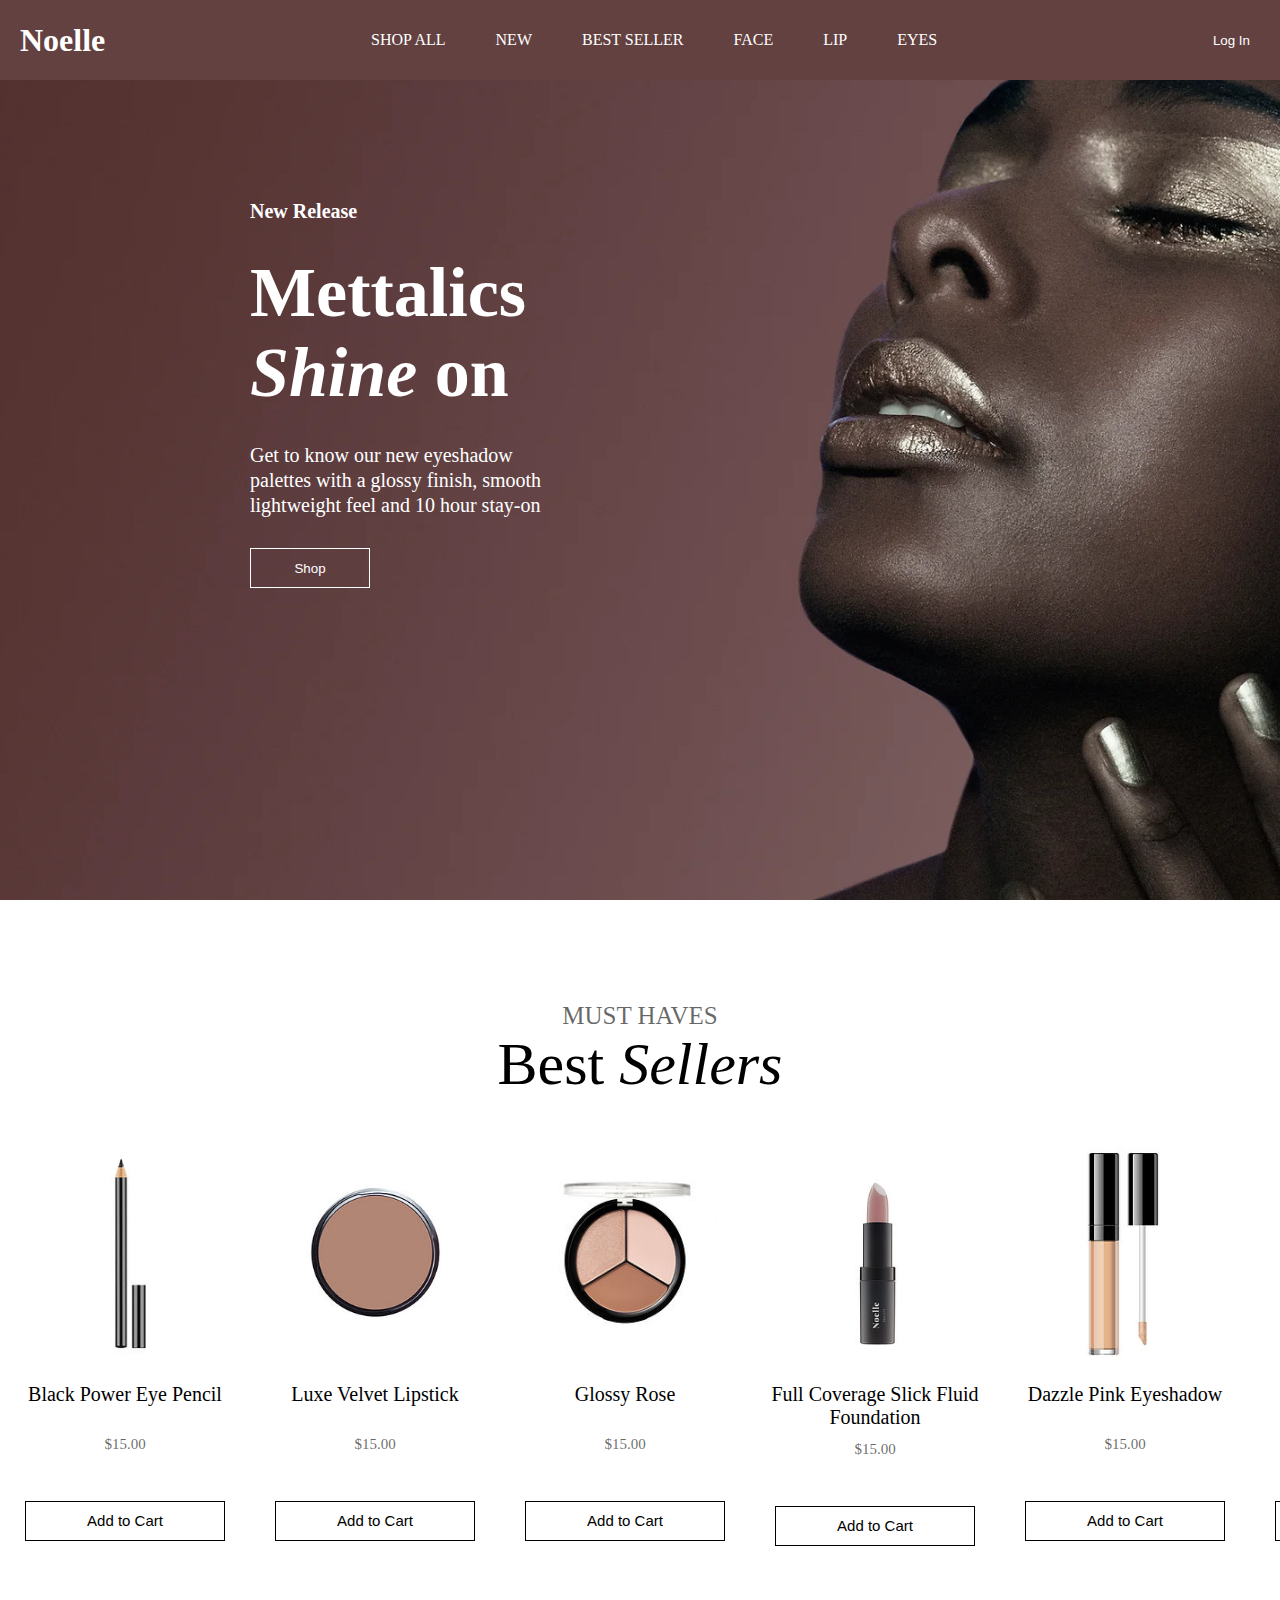
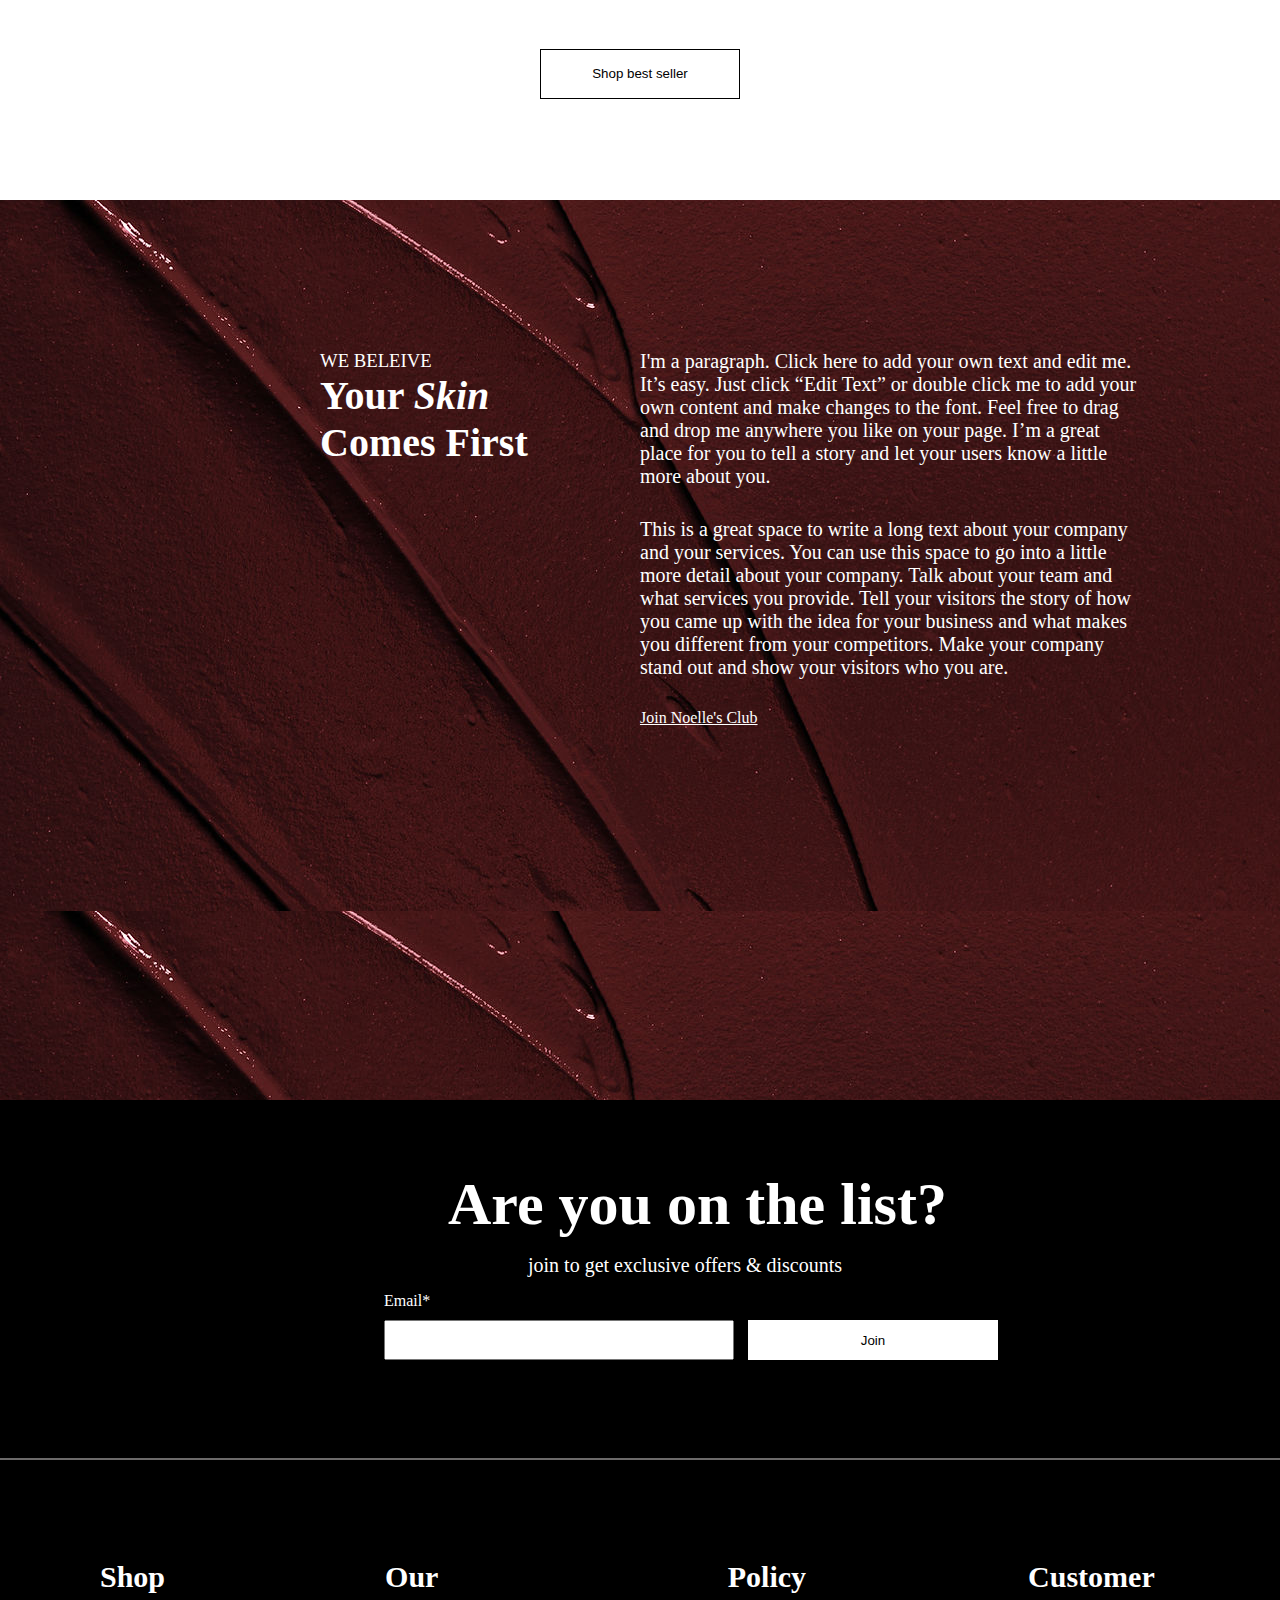
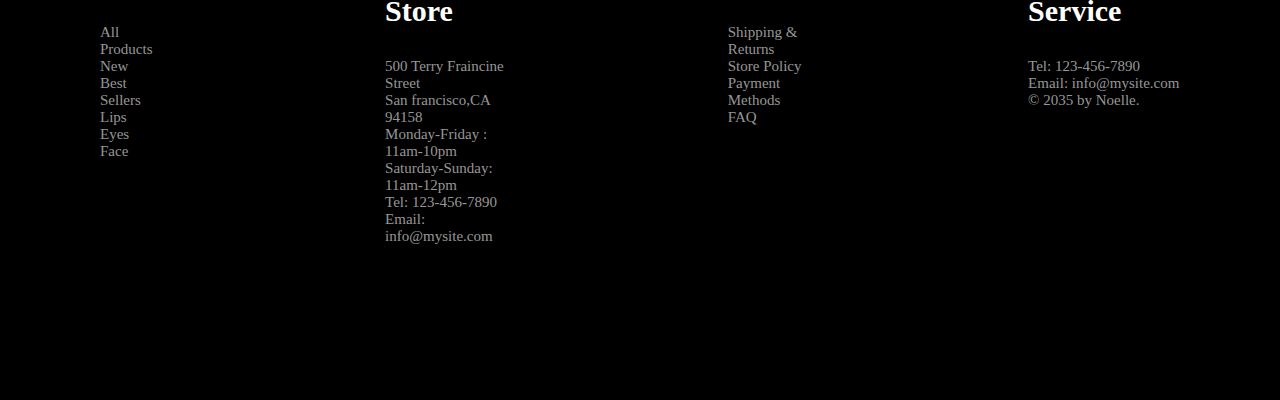
<file: index.html>
<!DOCTYPE html>
<html lang="en">
<head>
    <meta charset="UTF-8">
    <meta name="viewport" content="width=device-width, initial-scale=1.0">
    <link rel="stylesheet" href="style.css">
    <link rel="stylesheet" href="https://cdnjs.cloudflare.com/ajax/libs/font-awesome/6.6.0/css/all.min.css" integrity="sha512-Kc323vGBEqzTmouAECnVceyQqyqdsSiqLQISBL29aUW4U/M7pSPA/gEUZQqv1cwx4OnYxTxve5UMg5GT6L4JJg==" crossorigin="anonymous" referrerpolicy="no-referrer" />
    <title>Document</title>
</head>
<body>
    <header id="navbar">
        <h1>Noelle</h1>
        <ul>
            <li><a href="/shop.html">SHOP ALL</a></li>
            <li><a href="">NEW</a></li>
            <li><a href="#section2">BEST SELLER</a></li>
            <li><a href="">FACE</a></li>
            <li><a href="">LIP</a></li>
            <li><a href="">EYES</a></li>
        </ul>
        <div>
            <a href="/login.html"><button><i class="fa-solid fa-user"></i> Log In</button></a>
            <a href="/cart.html"><i class="fa-solid fa-bag-shopping"></i></a>
        </div>
        
    </header>

    <section id="section1">
    <div>
        <h4>New Release</h4>
    <h1>Mettalics<br>
       <span>Shine </span>on
    </h1>
    <p>Get to know our new eyeshadow <br> 
       palettes with a glossy finish, smooth <br>
       lightweight feel and 10 hour stay-on
    </p>
    <button>Shop</button>
    </div>
    </section>

    <section id="section2">
        <h6>MUST HAVES</h6>
        <h2>Best <span>Sellers</span></h2>
        <div class="container">
            <div class="card">
                <div>
                   <img src="/img/kajal/2e2a49_36788be7777f4ad69596f0e1c949bb7b~mv2.jpg" alt="">
                </div>
            
                    <h1>Black Power Eye Pencil</h1>
                    <h6>$15.00</h6>
                   <div class="icons">
                     <i class="fa-solid fa-star"></i>
                    <i class="fa-solid fa-star"></i>
                    <i class="fa-solid fa-star"></i>
                    <i class="fa-solid fa-star"></i>
                    <i class="fa-solid fa-star"></i>
                   </div>

                  <a href="/cart.html"> <button>Add to Cart</button></a>
            
            </div>
            <div class="card">
                <div>
                   <img src="/img/facepowder/2e2a49_bb016bf6135c4b1f874fab6b9086ae74~mv2.jpg" alt="">
                </div>

                 <h1>Luxe Velvet Lipstick</h1>
                <h6>$15.00</h6>
                 <div class="icons">
                     <i class="fa-solid fa-star"></i>
                    <i class="fa-solid fa-star"></i>
                    <i class="fa-solid fa-star"></i>
                    <i class="fa-solid fa-star"></i>
                    <i class="fa-solid fa-star"></i>
                   </div>
                   <a href="/cart.html"> <button>Add to Cart</button></a>


            </div>
            <div class="card">
                <div>
                   <img src="/img/eye/2e2a49_0c2a7fffb6234296bcf0f10b74840fcd~mv2.jpg" alt="">
                  
                </div>
                 <h1>Glossy Rose</h1>
                <h6>$15.00</h6>
                 <div class="icons">
                     <i class="fa-solid fa-star"></i>
                    <i class="fa-solid fa-star"></i>
                    <i class="fa-solid fa-star"></i>
                    <i class="fa-solid fa-star"></i>
                    <i class="fa-solid fa-star"></i>
                   </div>
                   <a href="/cart.html"> <button>Add to Cart</button></a>

            </div>
            <div class="card" id="splcard">
               <div>
                   <img src="/img/lipstick/2e2a49_493d75f7ab9444e494ee62ddc29c7781~mv2.jpg" alt="">
                  
                </div>
                 <h1>Full Coverage Slick Fluid </h1>
                   <h1>Foundation</h1>
                <h6>$15.00</h6>
                 <div class="icons">
                     <i class="fa-solid fa-star"></i>
                    <i class="fa-solid fa-star"></i>
                    <i class="fa-solid fa-star"></i>
                    <i class="fa-solid fa-star"></i>
                    <i class="fa-solid fa-star"></i>
                   </div>
                   <a href="/cart.html"> <button>Add to Cart</button></a>

            </div>
            <div class="card">
                 <div>
                   <img src="/img/st/2e2a49_1ca681dc7dee46d5ba9a14d5e812ea1d~mv2.jpg" alt="">
                </div>
                   <h1>Dazzle Pink Eyeshadow</h1>
                <h6>$15.00</h6>
                 <div class="icons">
                     <i class="fa-solid fa-star"></i>
                    <i class="fa-solid fa-star"></i>
                    <i class="fa-solid fa-star"></i>
                    <i class="fa-solid fa-star"></i>
                    <i class="fa-solid fa-star"></i>
                   </div>
                   <a href="/cart.html"> <button>Add to Cart</button></a>


            </div>
            <div class="card">
                 <div>
                   <img src="/img/cream/2e2a49_5b31605649274cd39dd3f1fe578a3911~mv2.jpg" alt="">
                 
                </div>
                  <h1>Multipack Eyeshadow</h1>
                <h6>$15.00</h6>
                 <div class="icons">
                     <i class="fa-solid fa-star"></i>
                    <i class="fa-solid fa-star"></i>
                    <i class="fa-solid fa-star"></i>
                    <i class="fa-solid fa-star"></i>
                    <i class="fa-solid fa-star"></i>
                   </div>
                   <a href="/cart.html"> <button>Add to Cart</button></a>

            </div>
             </div>
        </div>
           <button id="mainbtn">Shop best seller</button>

    </section>

    <section id="section3">
      <div>
        <h3>WE BELEIVE</h3>
        <h1>Your <span>Skin</span></h1>
        <h1>Comes First</h1>
      </div>
      <div>
        <p>
          I'm a paragraph. Click here to add your own text and edit me. It’s easy. Just click “Edit Text” or double click me to add your own content and make changes to the font. Feel free to drag and drop me anywhere you like on your page. I’m a great place for you to tell a story and let your users know a little more about you.
        </p>
        <p>
          This is a great space to write a long text about your company and your services. You can use this space to go into a little more detail about your company. Talk about your team and what services you provide. Tell your visitors the story of how you came up with the idea for your business and what makes you different from your competitors. Make your company stand out and show your visitors who you are.
        </p>
        <a href="#footer">Join Noelle's Club</a>
      </div>
    </section>

    <footer id="footer">
   <div  id="div1">
     <h1>Are you on the list?<span></span></h1>
     <h6>join to get exclusive offers & discounts</h6>
     <div>
          <label for="email">Email*</label>
          <br>
     <input type="email">
     <button>Join</button>
     </div>
   
   </div>
   <div id="div2">
      <div id="shop">
        <h3>Shop</h3>
        <h6>All Products</h6>
        <h6>New</h6>
        <h6>Best Sellers</h6>
        <h6>Lips</h6>
        <h6>Eyes</h6>
        <h6>Face</h6>
      </div>
      <div id="ourStore">
        <h3>Our Store</h3>
        <h6>500 Terry Fraincine Street</h6>
        <h6>San francisco,CA 94158</h6>
        <h6>Monday-Friday : 11am-10pm</h6>
        <h6>Saturday-Sunday: 11am-12pm</h6>
        <h6>Tel: 123-456-7890</h6>
        <h6>Email: info@mysite.com</h6>
      </div>
      <div id="policy">
      <h3>Policy</h3>
      <h6>Shipping & Returns </h6>
      <h6>Store Policy</h6>
      <h6>Payment Methods</h6>
      <h6>FAQ</h6>
   </div>
      <div id="customer">
        <h3>Customer Service</h3>
        <h6>Tel: 123-456-7890</h6>
        <h6>Email: info@mysite.com</h6>
        <h6>© 2035 by Noelle.</h6>
      </div>
   </div>


    </footer>

</body>
</html>
</file>
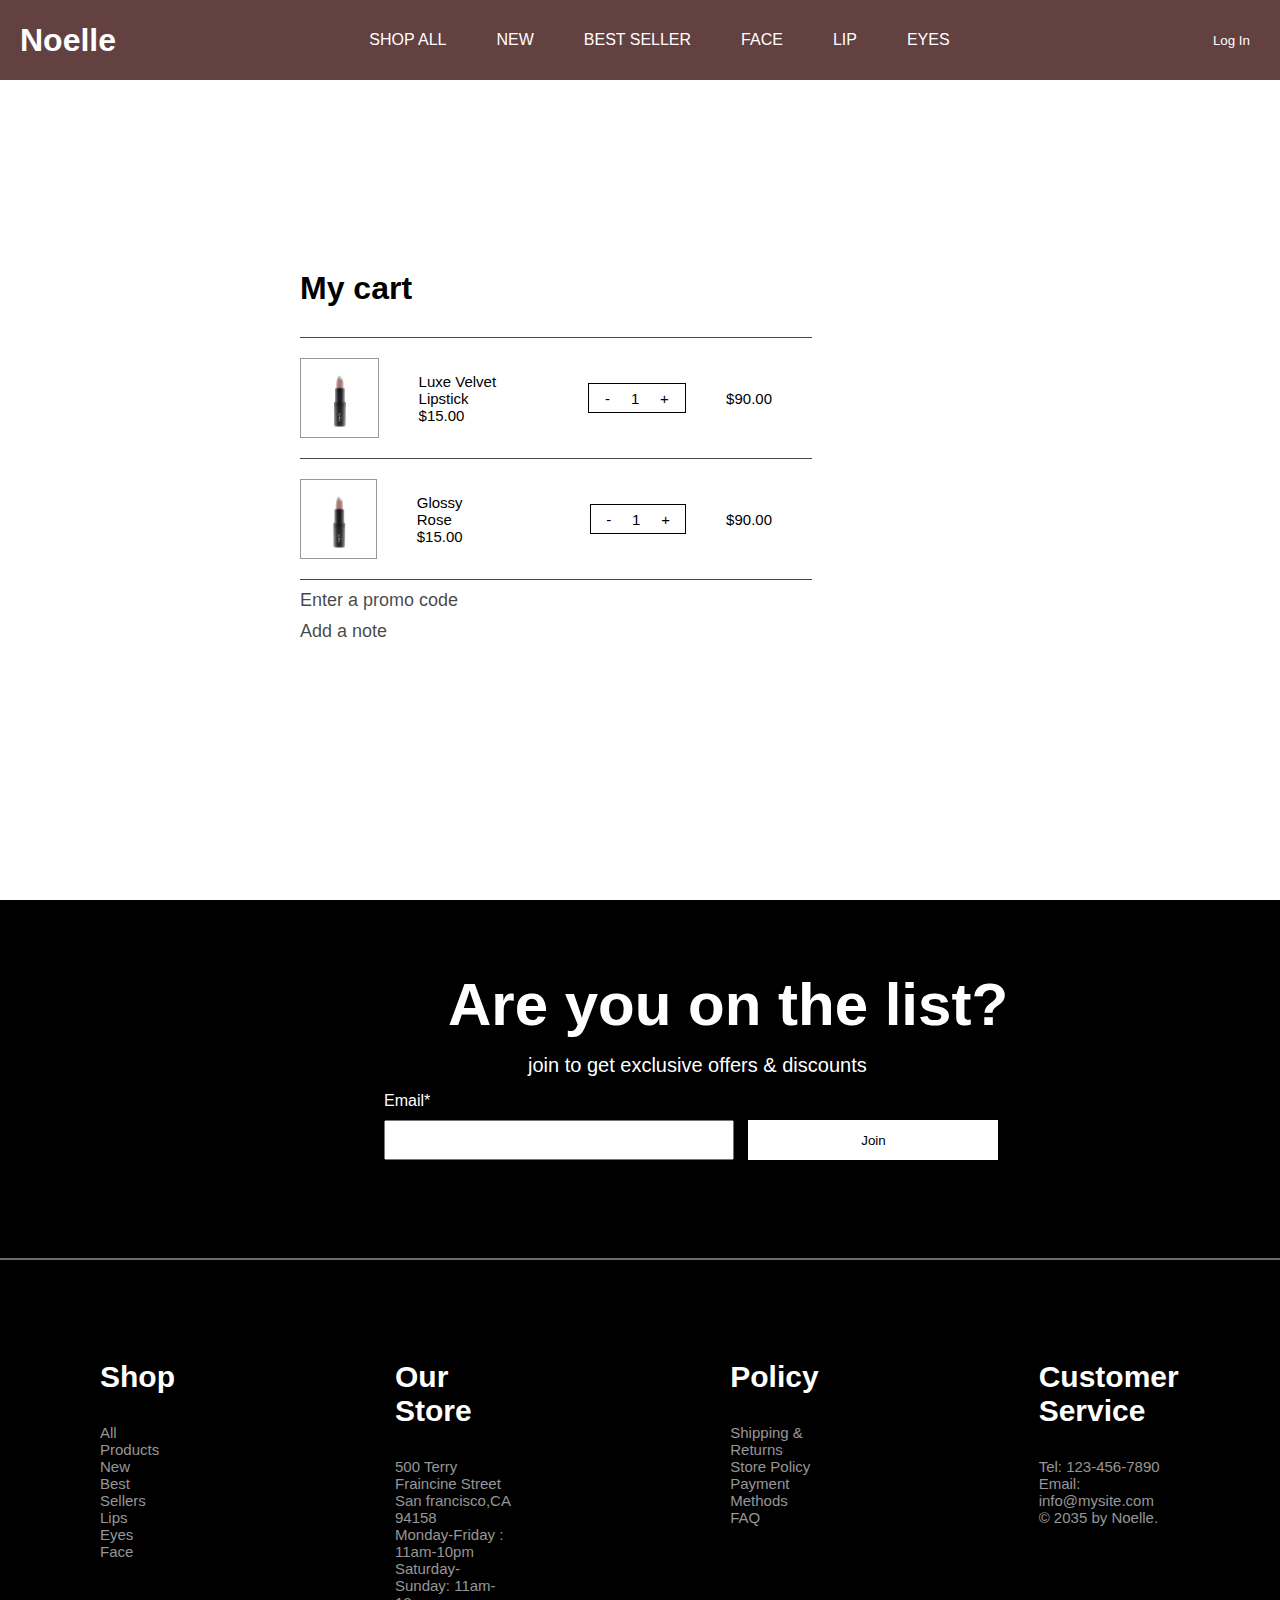
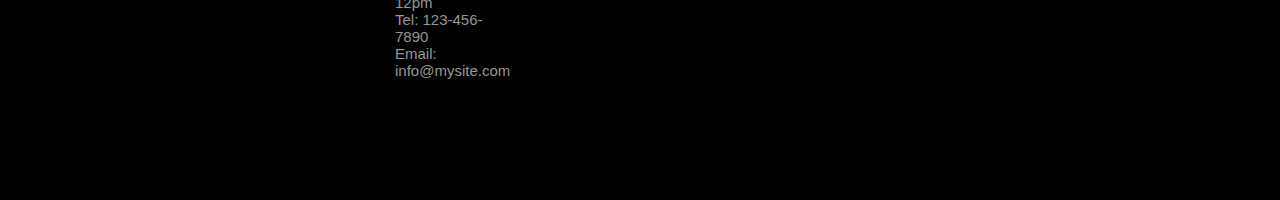
<file: cart.html>
<!DOCTYPE html>
<html lang="en">
<head>
    <meta charset="UTF-8">
    <meta name="viewport" content="width=device-width, initial-scale=1.0">
    <link rel="stylesheet" href="/cart.css">
     <link rel="stylesheet" href="https://cdnjs.cloudflare.com/ajax/libs/font-awesome/6.6.0/css/all.min.css" integrity="sha512-Kc323vGBEqzTmouAECnVceyQqyqdsSiqLQISBL29aUW4U/M7pSPA/gEUZQqv1cwx4OnYxTxve5UMg5GT6L4JJg==" crossorigin="anonymous" referrerpolicy="no-referrer" />
    <title>Document</title>
</head>
<body>
    
    <header id="navbar">
        <h1>Noelle</h1>
        <ul>
            <li><a href="/shop.html">SHOP ALL</a></li>
            <li><a href="">NEW</a></li>
            <li><a href="#section2">BEST SELLER</a></li>
            <li><a href="">FACE</a></li>
            <li><a href="">LIP</a></li>
            <li><a href="">EYES</a></li>
        </ul>
        <div>
            <a href="/login.html"><button><i class="fa-solid fa-user"></i> Log In</button></a>
            <a href="/cart.html"><i class="fa-solid fa-bag-shopping"></i></a>
        </div>
        
    </header>

    <section>
        <div id="div1">
          <h1>My cart</h1>
        
          <div id="cart1">

          <div id="img1">

          </div>

           <div>
             <h5>Luxe Velvet Lipstick</h5>
             <h5>$15.00</h5>  
           </div>  

           <button id="inbtn"> <h5>- &nbsp;  &nbsp; 1  &nbsp;  &nbsp; +</h5></button>
          

           <h5>$90.00</h5>
         
           <i class="fa-solid fa-trash"></i>


          </div>

           <div id="cart2">

          <div id="img1">

          </div>

           <div>
             <h5>Glossy Rose</h5>
             <h5>$15.00</h5>  
           </div>  

           
           <button id="inbtn"> <h5>- &nbsp;  &nbsp; 1  &nbsp;  &nbsp; +</h5></button>
           
           

           <h5>$90.00</h5>
         
           <i class="fa-solid fa-trash"></i>


          </div>

          <h2><i class="fa-brands fa-codepen"></i> Enter a promo code</h2>
          <h2><i class="fa-regular fa-file"></i> Add a note</h2>

        </div>

        <div>

        </div>
    </section>

     <footer id="footer">
   <div  id="div1">
     <h1>Are you on the list?<span></span></h1>
     <h6>join to get exclusive offers & discounts</h6>
     <div>
          <label for="email">Email*</label>
          <br>
     <input type="email">
     <button>Join</button>
     </div>
   
   </div>
   <div id="div2">
      <div id="shop">
        <h3>Shop</h3>
        <h6>All Products</h6>
        <h6>New</h6>
        <h6>Best Sellers</h6>
        <h6>Lips</h6>
        <h6>Eyes</h6>
        <h6>Face</h6>
      </div>
      <div id="ourStore">
        <h3>Our Store</h3>
        <h6>500 Terry Fraincine Street</h6>
        <h6>San francisco,CA 94158</h6>
        <h6>Monday-Friday : 11am-10pm</h6>
        <h6>Saturday-Sunday: 11am-12pm</h6>
        <h6>Tel: 123-456-7890</h6>
        <h6>Email: info@mysite.com</h6>
      </div>
      <div id="policy">
      <h3>Policy</h3>
      <h6>Shipping & Returns </h6>
      <h6>Store Policy</h6>
      <h6>Payment Methods</h6>
      <h6>FAQ</h6>
   </div>
      <div id="customer">
        <h3>Customer Service</h3>
        <h6>Tel: 123-456-7890</h6>
        <h6>Email: info@mysite.com</h6>
        <h6>© 2035 by Noelle.</h6>
      </div>
   </div>


    </footer>
</body>
</html>
</file>
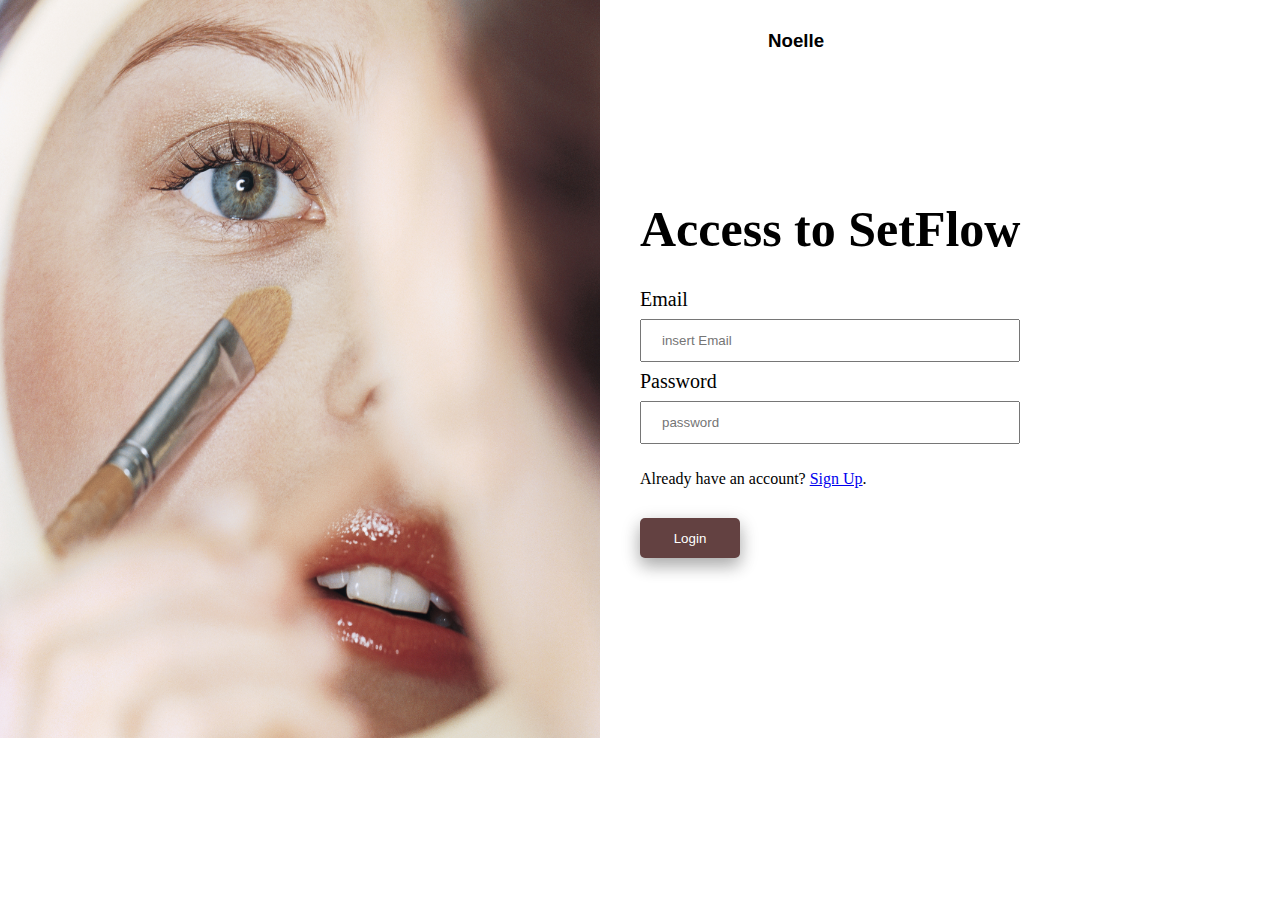
<file: login.html>
<!DOCTYPE html>
<html lang="en">
<head>
    <meta charset="UTF-8">
    <meta name="viewport" content="width=device-width, initial-scale=1.0">
    <title>Document</title>
    <style>
        *{
            margin: 0;
            padding: 0;
        }
        #login{
            top: 200px;
            left: 50%;
        
        }
        h1{
            font-size: 50px;
            margin-bottom: 30px;
        }
        h3{
            left: 60%;
            top: 30px;
             font-family: 'Franklin Gothic Medium', 'Arial Narrow', Arial, sans-serif;
        }
        label{
            margin-top: 40px;           

            font-size: 20px;
        }
        input[type=text] {
          width: 100%;
          padding: 12px 20px;
          margin: 8px 0;
           box-sizing: border-box;
        }
        button {
              
            margin-top:30px ;
              width: 100px;
              height: 40px;
              border-radius: 5px;
              border: none;
              background-color: rgba(99, 65, 65, 1);
              color: white;
              box-shadow: 0 8px 16px 0 rgba(0,0,0,0.2), 0 6px 20px 0 rgba(0,0,0,0.19);
            }
    </style>
</head>
<body>
    <div style="position: relative;">
        <img src="/img/login/06.jpg" alt="" height="738px" width="600px">
        <h3 style="position: absolute;">Noelle</h3>

        <div id="login" style="position: absolute; ">


            <h1>Access to SetFlow</h1>

            <form action="">
                <label for="email">Email</label>
                <br>
                <input type="text" placeholder="insert Email">
                 <br>
                    
                <label for="password">Password</label>
                <br>
                <input type="text" placeholder="password">
                <br>

                <br>

                 <p>Already have an account? <a href="/index3.html">Sign Up</a>.</p>

                <button>Login</button>
            </form>

        </div>

    
    </div>
  
</body>
</html>
</file>
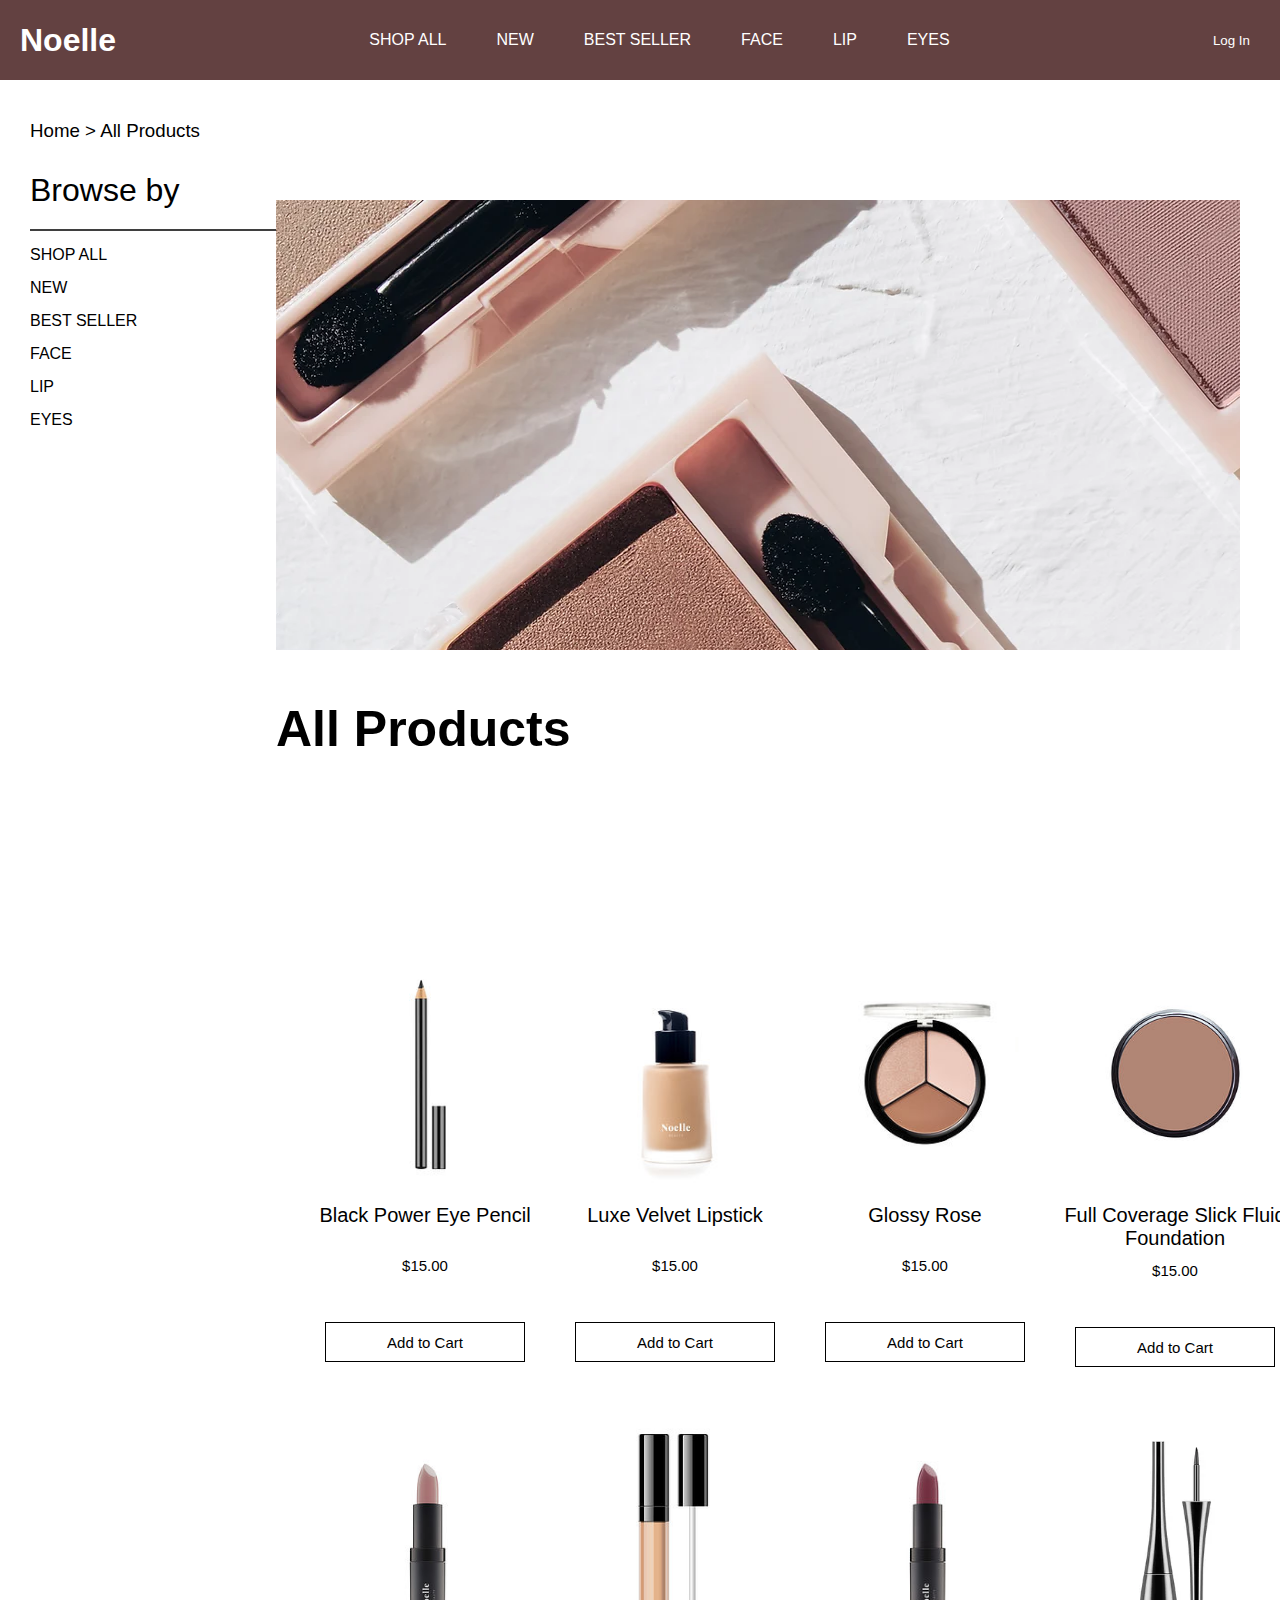
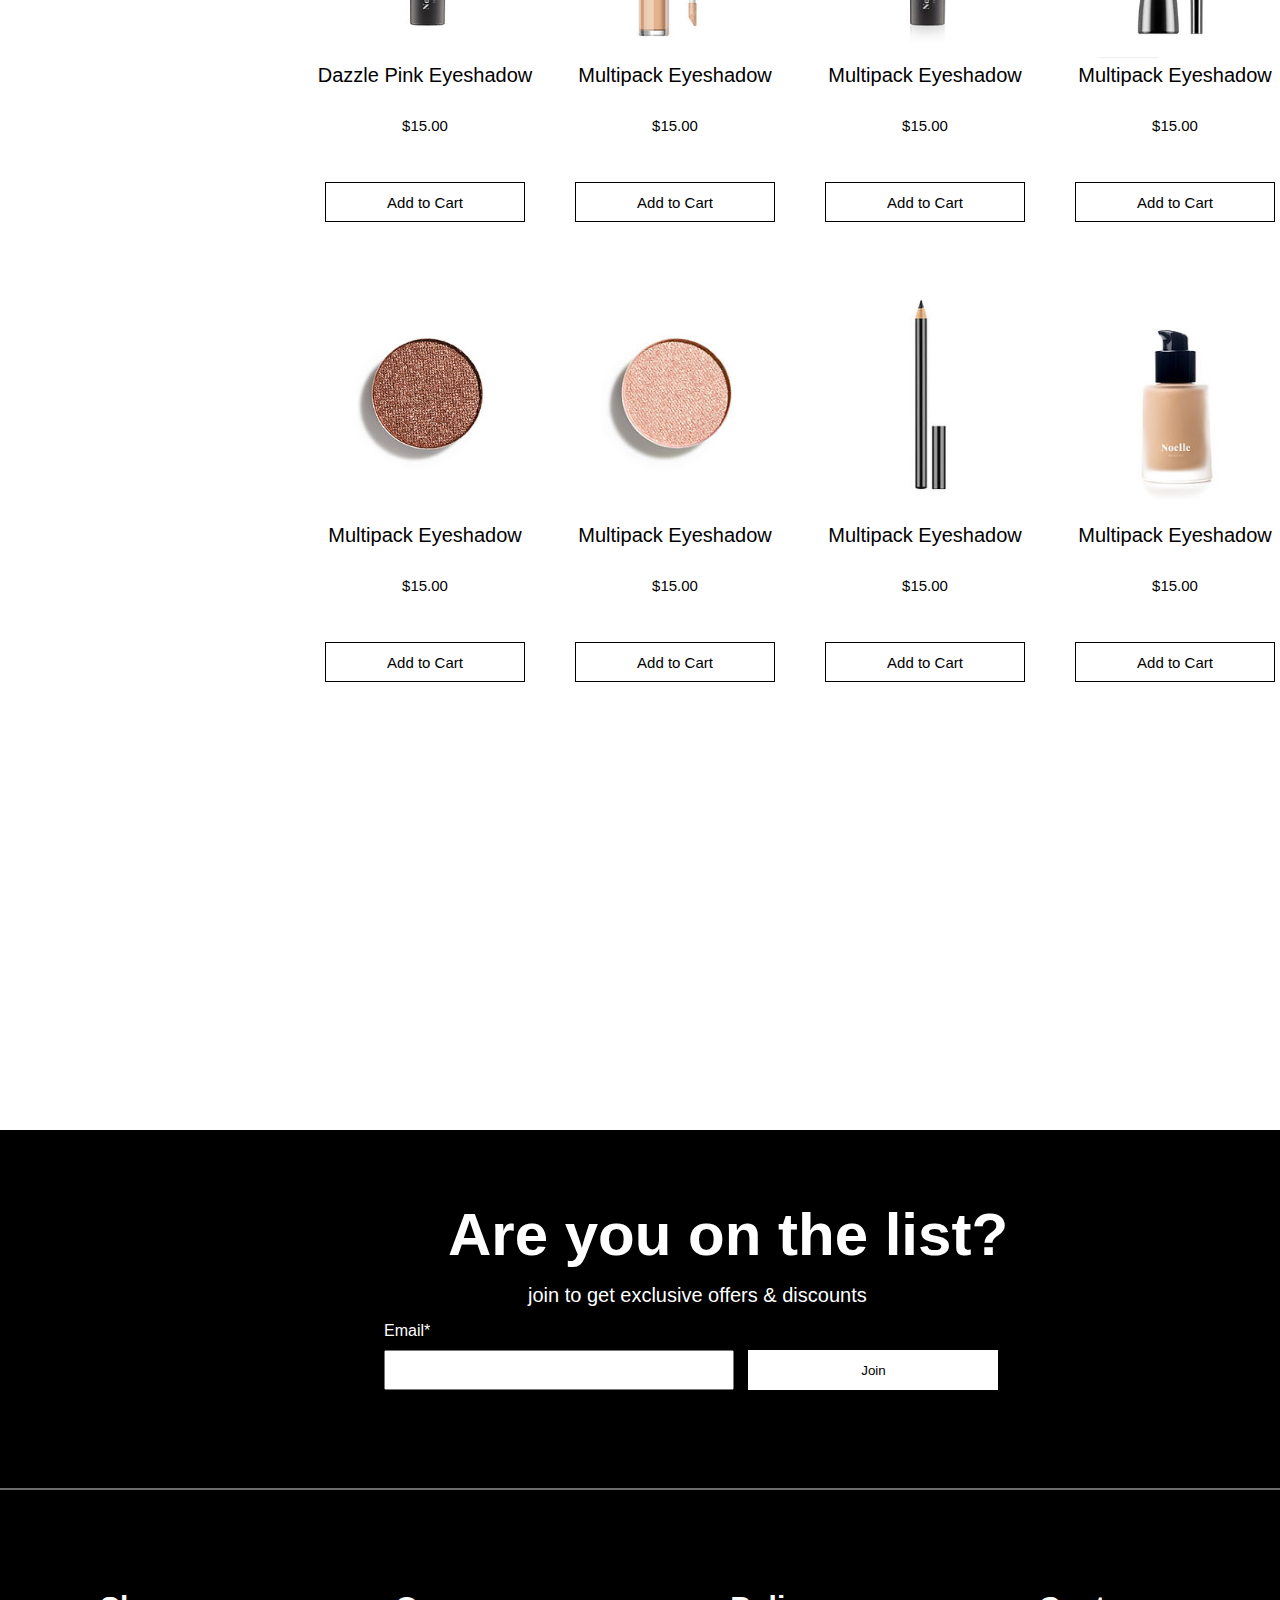
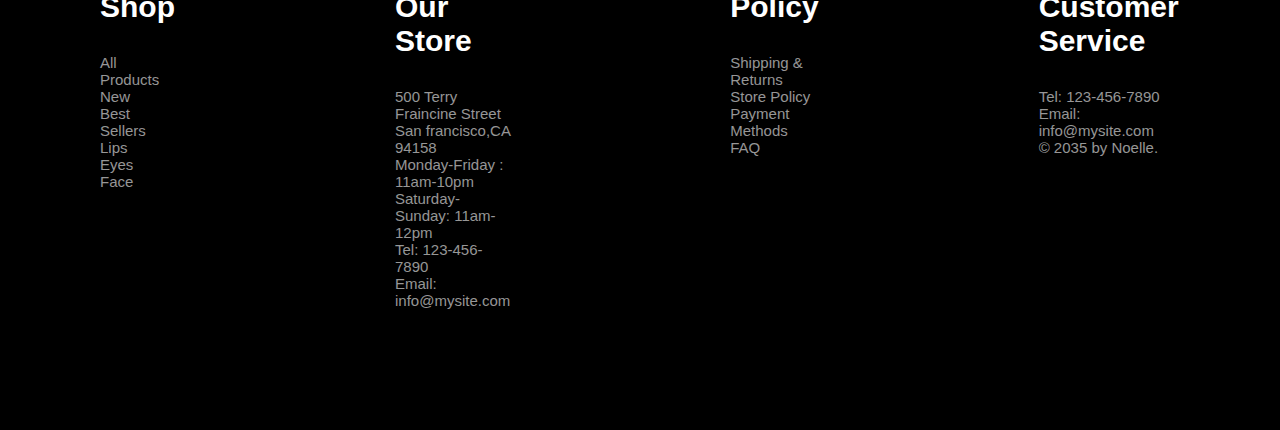
<file: shop.html>
<!DOCTYPE html>
<html lang="en">
<head>
    <meta charset="UTF-8">
    <meta name="viewport" content="width=device-width, initial-scale=1.0">
    <link rel="stylesheet" href="shop.css">
     <link rel="stylesheet" href="https://cdnjs.cloudflare.com/ajax/libs/font-awesome/6.6.0/css/all.min.css" integrity="sha512-Kc323vGBEqzTmouAECnVceyQqyqdsSiqLQISBL29aUW4U/M7pSPA/gEUZQqv1cwx4OnYxTxve5UMg5GT6L4JJg==" crossorigin="anonymous" referrerpolicy="no-referrer" />
    <title>Document</title>
</head>
<body>
    
    <header id="navbar">
        <h1>Noelle</h1>
        <ul>
            <li><a href="/shop.html">SHOP ALL</a></li>
            <li><a href="">NEW</a></li>
            <li><a href="#section2">BEST SELLER</a></li>
            <li><a href="">FACE</a></li>
            <li><a href="">LIP</a></li>
            <li><a href="">EYES</a></li>
        </ul>
        <div>
            <a href="/login.html"><button><i class="fa-solid fa-user"></i> Log In</button></a>
            <a href="/cart.html"><i class="fa-solid fa-bag-shopping"></i></a>
        </div>
        
    </header>

    <section id="section1">
     <div id="div1">
           <h3>Home > All Products</h3>
     
           <div><h1>Browse by</h1></div>
           <ul>
            <li><a href="/shop.html">SHOP ALL</a></li>
            <li><a href="">NEW</a></li>
            <li><a href="">BEST SELLER</a></li>
            <li><a href="">FACE</a></li>
            <li><a href="">LIP</a></li>
            <li><a href="">EYES</a></li>
        </ul>
     </div>
     <div id="div2">
        <div id="firstimg"></div>
        <h1>All Products</h1>
        
     </div>

     
    </section>

    <section id="section2">
         <div class="container">
            <div class="card">
                <div>
                   <img src="/img/kajal/2e2a49_36788be7777f4ad69596f0e1c949bb7b~mv2.jpg" alt="">
                </div>
            
                    <h1>Black Power Eye Pencil</h1>
                    <h6>$15.00</h6>
                   <div class="icons">
                     <i class="fa-solid fa-star"></i>
                    <i class="fa-solid fa-star"></i>
                    <i class="fa-solid fa-star"></i>
                    <i class="fa-solid fa-star"></i>
                    <i class="fa-solid fa-star"></i>
                   </div>

                    <a href="/cart.html"> <button>Add to Cart</button></a>
            
            </div>
            <div class="card">
                <div>
                   <img src="/img/cream/2e2a49_5b31605649274cd39dd3f1fe578a3911~mv2.jpg" alt="">
                </div>

                 <h1>Luxe Velvet Lipstick</h1>
                <h6>$15.00</h6>
                 <div class="icons">
                     <i class="fa-solid fa-star"></i>
                    <i class="fa-solid fa-star"></i>
                    <i class="fa-solid fa-star"></i>
                    <i class="fa-solid fa-star"></i>
                    <i class="fa-solid fa-star"></i>
                   </div>
                    <a href="/cart.html"> <button>Add to Cart</button></a>


            </div>
            <div class="card">
                <div>
                   <img src="/img/eye/2e2a49_0c2a7fffb6234296bcf0f10b74840fcd~mv2.jpg" alt="">
                  
                </div>
                 <h1>Glossy Rose</h1>
                <h6>$15.00</h6>
                 <div class="icons">
                     <i class="fa-solid fa-star"></i>
                    <i class="fa-solid fa-star"></i>
                    <i class="fa-solid fa-star"></i>
                    <i class="fa-solid fa-star"></i>
                    <i class="fa-solid fa-star"></i>
                   </div>
                    <a href="/cart.html"> <button>Add to Cart</button></a>

            </div>
            <div class="card" id="splcard">
               <div>
                   <img src="img/facepowder/2e2a49_bb016bf6135c4b1f874fab6b9086ae74~mv2.jpg" alt="">
                  
                </div>
                 <h1>Full Coverage Slick Fluid </h1>
                   <h1>Foundation</h1>
                <h6>$15.00</h6>
                 <div class="icons">
                     <i class="fa-solid fa-star"></i>
                    <i class="fa-solid fa-star"></i>
                    <i class="fa-solid fa-star"></i>
                    <i class="fa-solid fa-star"></i>
                    <i class="fa-solid fa-star"></i>
                   </div>
                    <a href="/cart.html"> <button>Add to Cart</button></a>

            </div>
            <div class="card">
                 <div>
                   <img src="/img/lipstick/2e2a49_493d75f7ab9444e494ee62ddc29c7781~mv2.jpg" alt="">
                </div>
                   <h1>Dazzle Pink Eyeshadow</h1>
                <h6>$15.00</h6>
                 <div class="icons">
                     <i class="fa-solid fa-star"></i>
                    <i class="fa-solid fa-star"></i>
                    <i class="fa-solid fa-star"></i>
                    <i class="fa-solid fa-star"></i>
                    <i class="fa-solid fa-star"></i>
                   </div>
                    <a href="/cart.html"> <button>Add to Cart</button></a>


            </div>
            <div class="card">
                 <div>
                   <img src="/img/st/2e2a49_1ca681dc7dee46d5ba9a14d5e812ea1d~mv2.jpg" alt="">
                 
                </div>
                  <h1>Multipack Eyeshadow</h1>
                <h6>$15.00</h6>
                 <div class="icons">
                     <i class="fa-solid fa-star"></i>
                    <i class="fa-solid fa-star"></i>
                    <i class="fa-solid fa-star"></i>
                    <i class="fa-solid fa-star"></i>
                    <i class="fa-solid fa-star"></i>
                   </div>
                 <a href="/cart.html"> <button>Add to Cart</button></a>

            </div>
             <div class="card">
                 <div>
                   <img src="/img/lipstick/2e2a49_5ba7ad665c3b4f45b1691bf1833ef2ca~mv2.jpg" alt="">
                 
                </div>
                  <h1>Multipack Eyeshadow</h1>
                <h6>$15.00</h6>
                 <div class="icons">
                     <i class="fa-solid fa-star"></i>
                    <i class="fa-solid fa-star"></i>
                    <i class="fa-solid fa-star"></i>
                    <i class="fa-solid fa-star"></i>
                    <i class="fa-solid fa-star"></i>
                   </div>
                    <a href="/cart.html"> <button>Add to Cart</button></a>

            </div>

             <div class="card">
                 <div>
                   <img src="/img/kajal/2e2a49_5081d0686f404e7ead2806b4d67bd7de~mv2.webp" alt="">
                 
                </div>
                  <h1>Multipack Eyeshadow</h1>
                <h6>$15.00</h6>
                 <div class="icons">
                     <i class="fa-solid fa-star"></i>
                    <i class="fa-solid fa-star"></i>
                    <i class="fa-solid fa-star"></i>
                    <i class="fa-solid fa-star"></i>
                    <i class="fa-solid fa-star"></i>
                   </div>
                    <a href="/cart.html"> <button>Add to Cart</button></a>

            </div>

             <div class="card">
                 <div>
                   <img src="/img/facepowder/2e2a49_fb724814678a446a845829490af44f51~mv2.jpg" alt="">
                 
                </div>
                  <h1>Multipack Eyeshadow</h1>
                <h6>$15.00</h6>
                 <div class="icons">
                     <i class="fa-solid fa-star"></i>
                    <i class="fa-solid fa-star"></i>
                    <i class="fa-solid fa-star"></i>
                    <i class="fa-solid fa-star"></i>
                    <i class="fa-solid fa-star"></i>
                   </div>
                    <a href="/cart.html"> <button>Add to Cart</button></a>

            </div>

             <div class="card">
                 <div>
                   <img src="/img/facepowder/2e2a49_327fab297d8049b8b167dee18144c52b~mv2.jpg" alt="">
                 
                </div>
                  <h1>Multipack Eyeshadow</h1>
                <h6>$15.00</h6>
                 <div class="icons">
                     <i class="fa-solid fa-star"></i>
                    <i class="fa-solid fa-star"></i>
                    <i class="fa-solid fa-star"></i>
                    <i class="fa-solid fa-star"></i>
                    <i class="fa-solid fa-star"></i>
                   </div>
                    <a href="/cart.html"> <button>Add to Cart</button></a>

            </div>

             <div class="card">
                 <div>
                   <img src="/img/kajal/2e2a49_36788be7777f4ad69596f0e1c949bb7b~mv2.jpg" alt="">
                 
                </div>
                  <h1>Multipack Eyeshadow</h1>
                <h6>$15.00</h6>
                 <div class="icons">
                     <i class="fa-solid fa-star"></i>
                    <i class="fa-solid fa-star"></i>
                    <i class="fa-solid fa-star"></i>
                    <i class="fa-solid fa-star"></i>
                    <i class="fa-solid fa-star"></i>
                   </div>
                    <a href="/cart.html"> <button>Add to Cart</button></a>

            </div>

             <div class="card">
                 <div>
                   <img src="/img/cream/2e2a49_5b31605649274cd39dd3f1fe578a3911~mv2.jpg" alt="">
                 
                </div>
                  <h1>Multipack Eyeshadow</h1>
                <h6>$15.00</h6>
                 <div class="icons">
                     <i class="fa-solid fa-star"></i>
                    <i class="fa-solid fa-star"></i>
                    <i class="fa-solid fa-star"></i>
                    <i class="fa-solid fa-star"></i>
                    <i class="fa-solid fa-star"></i>
                   </div>
                    <a href="/cart.html"> <button>Add to Cart</button></a>

            </div>
             </div>
    </section>

     <footer id="footer">
   <div  id="div1">
     <h1>Are you on the list?<span></span></h1>
     <h6>join to get exclusive offers & discounts</h6>
     <div>
          <label for="email">Email*</label>
          <br>
     <input type="email">
     <button>Join</button>
     </div>
   
   </div>
   <div id="div2">
      <div id="shop">
        <h3>Shop</h3>
        <h6>All Products</h6>
        <h6>New</h6>
        <h6>Best Sellers</h6>
        <h6>Lips</h6>
        <h6>Eyes</h6>
        <h6>Face</h6>
      </div>
      <div id="ourStore">
        <h3>Our Store</h3>
        <h6>500 Terry Fraincine Street</h6>
        <h6>San francisco,CA 94158</h6>
        <h6>Monday-Friday : 11am-10pm</h6>
        <h6>Saturday-Sunday: 11am-12pm</h6>
        <h6>Tel: 123-456-7890</h6>
        <h6>Email: info@mysite.com</h6>
      </div>
      <div id="policy">
      <h3>Policy</h3>
      <h6>Shipping & Returns </h6>
      <h6>Store Policy</h6>
      <h6>Payment Methods</h6>
      <h6>FAQ</h6>
   </div>
      <div id="customer">
        <h3>Customer Service</h3>
        <h6>Tel: 123-456-7890</h6>
        <h6>Email: info@mysite.com</h6>
        <h6>© 2035 by Noelle.</h6>
      </div>
   </div>


    </footer>
</body>
</html>
</file>
<file: style.css>
* {
  margin: 0%;
  padding: 0;
  box-sizing: border-box;
}

html, body {
  height: 100%;
  width: 100%;
}

#navbar {
  padding-left: 20px;
  padding-right: 20px;
  display: flex;
  width: 100%;
  padding-top: 40px;
  padding-bottom: 40px;
  justify-content: space-between;
  align-items: center;
  position: fixed;
  z-index: 999;
  top: 0;
  left: 0;
  background-color: rgb(99, 65, 65);
  height: 60px;
  color: white;
}
#navbar div a {
  color: white;
}
#navbar div a i {
  margin-left: 10px;
}
#navbar div a :hover {
  color: rgb(154, 102, 102);
}
#navbar ul {
  display: flex;
  gap: 50px;
}
#navbar ul li {
  text-decoration: none;
  list-style: none;
}
#navbar ul li a {
  text-decoration: none;
  color: white;
}
#navbar ul li :hover {
  color: rgb(154, 102, 102);
}
#navbar button {
  background-color: transparent;
  border: none;
  color: white;
}
#navbar button :hover {
  color: rgb(154, 102, 102);
}

#section1 {
  width: 100%;
  height: 100%;
  background-image: url(/img/2e2a49_db29dbd54f594c648ec3807b118e6718~mv2.webp);
  background-size: cover; /* Ensures the image covers the entire section */
  background-position: center; /* Centers the image */
  background-repeat: no-repeat; /* Prevents the image from repeating */
  color: white;
}
#section1 div {
  display: flex;
  flex-direction: column;
  gap: 30px;
  margin-left: 250px;
  padding-top: 200px;
}
#section1 div button {
  width: 120px;
  height: 40px;
  background-color: transparent;
  color: white;
  border: 1px solid white;
}
#section1 div button :hover {
  background-color: white;
  color: black;
}
#section1 h4 {
  font-size: 20px;
}
#section1 h1 {
  font-size: 70px;
}
#section1 h1 span {
  font-style: italic;
}
#section1 p {
  font-size: 20px;
  line-height: 25px;
}

#section2 {
  width: 100%;
  height: 100%;
  display: flex;
  flex-direction: column;
  justify-content: center;
  align-items: center;
}
#section2 h6 {
  font-size: 25px;
  font-weight: 100;
  color: rgba(0, 0, 0, 0.605);
}
#section2 h2 {
  font-size: 60px;
  font-weight: 500;
}
#section2 h2 span {
  font-style: italic;
}
#section2 .container {
  margin-top: 30px;
  display: grid;
  width: 100%;
  grid-template-columns: repeat(6, 1fr);
  width: 100%;
  background-color: white;
}
#section2 .container .card {
  width: 250px;
  height: 440px;
  display: flex;
  flex-direction: column;
  align-items: center;
}
#section2 .container .card div {
  width: 100%;
}
#section2 .container .card div img {
  width: 100%;
}
#section2 .container .card h1 {
  font-weight: 100;
  font-size: 20px;
}
#section2 .container .card h6 {
  margin-top: 10px;
  font-weight: 100;
  font-size: 15px;
  margin-top: 30px;
  margin-bottom: 10px;
}
#section2 .container .card .icons {
  color: rgb(99, 65, 65);
  width: 55%;
}
#section2 .container .card .icons i {
  margin-left: 4px;
}
#section2 .container .card button {
  margin-top: 20px;
  width: 200px;
  height: 40px;
  background-color: transparent;
  border: 1px solid black;
  font-size: 15px;
}
#section2 .container #splcard h6 {
  margin-top: 12px;
}
#section2 #mainbtn {
  width: 200px;
  height: 50px;
  margin-top: 80px;
  background-color: white;
  border: 1px solid black;
}
#section2 #mainbtn :hover {
  color: white;
  background-color: black;
}

#section3 {
  display: flex;
  width: 100%;
  height: 100%;
  background-image: url(/img/section3/2e2a49_37afad752477458cbc7a9b205e02caae~mv2.jpg);
}
#section3 div {
  padding-top: 150px;
  display: flex;
  flex-direction: column;
  color: white;
  width: 50%;
}
#section3 div p {
  font-size: 20px;
  width: 500px;
  margin-bottom: 30px;
}
#section3 div a {
  color: white;
}
#section3 div h3 {
  margin-left: 50%;
  font-weight: 100;
}
#section3 div h1 {
  margin-left: 50%;
  font-size: 40px;
}
#section3 div span {
  font-style: italic;
}

footer {
  background-color: black;
  width: 100%;
  height: 100%;
  color: white;
}
footer #div1 {
  padding-top: 70px;
  gap: 10px;
  height: 40%;
  border-bottom: 2px solid rgb(108, 106, 106);
}
footer #div1 h1 {
  padding-left: 35%;
  font-size: 60px;
  margin-bottom: 15px;
}
footer #div1 h6 {
  padding-left: 35%;
  margin-bottom: 15px;
  font-size: 20px;
  font-weight: 100;
  margin-left: 80px;
}
footer #div1 div {
  padding-left: 30%;
}
footer #div1 div input {
  margin-right: 10px;
  margin-top: 10px;
  width: 350px;
  height: 40px;
}
footer #div1 div button {
  width: 250px;
  height: 40px;
  background-color: white;
  color: black;
  border: none;
}
footer #div2 {
  display: flex;
  padding: 100px;
  gap: 220px;
}
footer #div2 h3 {
  font-size: 30px;
  margin-bottom: 30px;
}
footer #div2 h6 {
  font-size: 15px;
  font-weight: 100;
  color: rgba(255, 255, 255, 0.591);
}/*# sourceMappingURL=style.css.map */
</file>
<file: cart.css>
* {
  margin: 0%;
  padding: 0;
  box-sizing: border-box;
  font-family: sans-serif;
}

html, body {
  height: 100%;
  width: 100%;
}

#navbar {
  padding-left: 20px;
  padding-right: 20px;
  display: flex;
  width: 100%;
  padding-top: 40px;
  padding-bottom: 40px;
  justify-content: space-between;
  align-items: center;
  position: fixed;
  z-index: 999;
  top: 0;
  left: 0;
  background-color: rgb(99, 65, 65);
  height: 60px;
  color: white;
}
#navbar div a {
  color: white;
}
#navbar div a i {
  margin-left: 10px;
}
#navbar div a :hover {
  color: rgb(154, 102, 102);
}
#navbar ul {
  display: flex;
  gap: 50px;
}
#navbar ul li {
  text-decoration: none;
  list-style: none;
}
#navbar ul li a {
  text-decoration: none;
  color: white;
}
#navbar ul li :hover {
  color: rgb(154, 102, 102);
}
#navbar button {
  background-color: transparent;
  border: none;
  color: white;
}
#navbar button :hover {
  color: rgb(154, 102, 102);
}

section {
  display: flex;
  flex-direction: column;
  width: 100%;
  height: 100%;
  background-color: white;
}
section #div1 {
  position: absolute;
  top: 30%;
  margin-left: 300px;
  width: 40%;
  height: 400px;
}
section #div1 #cart1 {
  margin-top: 30px;
  padding-top: 20px;
  padding-bottom: 20px;
  display: flex;
  align-items: center;
  gap: 40px;
  border-top: 1px solid rgb(72, 71, 71);
  border-bottom: 1px solid rgb(72, 71, 71);
}
section #div1 #cart1 #img1 {
  width: 80px;
  height: 80px;
  background-image: url(/img/lipstick/2e2a49_493d75f7ab9444e494ee62ddc29c7781~mv2.jpg);
  background-position: center;
  background-repeat: no-repeat;
  background-size: cover;
  border: 1px solid rgba(0, 0, 0, 0.404);
}
section #div1 #cart1 h5 {
  font-size: 15px;
  font-weight: 100;
}
section #div1 #cart1 #inbtn {
  width: 100px;
  height: 30px;
  background-color: white;
  border: 1px solid black;
}
section #div1 #cart1 i {
  color: rgba(0, 0, 0, 0.792);
}
section #div1 #cart2 {
  padding-top: 20px;
  padding-bottom: 20px;
  display: flex;
  align-items: center;
  gap: 40px;
  border-bottom: 1px solid rgb(72, 71, 71);
}
section #div1 #cart2 #img1 {
  width: 80px;
  height: 80px;
  background-image: url(/img/lipstick/2e2a49_493d75f7ab9444e494ee62ddc29c7781~mv2.jpg);
  background-position: center;
  background-repeat: no-repeat;
  background-size: cover;
  border: 1px solid rgba(0, 0, 0, 0.404);
}
section #div1 #cart2 h5 {
  font-size: 15px;
  font-weight: 100;
}
section #div1 #cart2 i {
  color: rgba(0, 0, 0, 0.792);
}
section #div1 #cart2 #inbtn {
  width: 100px;
  height: 30px;
  background-color: white;
  border: 1px solid black;
  margin-left: 52px;
}
section #div1 h2 {
  margin-top: 10px;
  font-weight: 100;
  font-size: 18px;
  color: rgba(0, 0, 0, 0.733);
}

footer {
  background-color: black;
  width: 100%;
  height: 100%;
  color: white;
}
footer #div1 {
  padding-top: 70px;
  gap: 10px;
  height: 40%;
  border-bottom: 2px solid rgb(108, 106, 106);
}
footer #div1 h1 {
  padding-left: 35%;
  font-size: 60px;
  margin-bottom: 15px;
}
footer #div1 h6 {
  padding-left: 35%;
  margin-bottom: 15px;
  font-size: 20px;
  font-weight: 100;
  margin-left: 80px;
}
footer #div1 div {
  padding-left: 30%;
}
footer #div1 div input {
  margin-right: 10px;
  margin-top: 10px;
  width: 350px;
  height: 40px;
}
footer #div1 div button {
  width: 250px;
  height: 40px;
  background-color: white;
  color: black;
  border: none;
}
footer #div2 {
  display: flex;
  padding: 100px;
  gap: 220px;
}
footer #div2 h3 {
  font-size: 30px;
  margin-bottom: 30px;
}
footer #div2 h6 {
  font-size: 15px;
  font-weight: 100;
  color: rgba(255, 255, 255, 0.591);
}/*# sourceMappingURL=cart.css.map */
</file>
<file: shop.css>
* {
  margin: 0%;
  padding: 0;
  box-sizing: border-box;
  font-family: sans-serif;
}

html, body {
  height: 100%;
  width: 100%;
}

#navbar {
  padding-left: 20px;
  padding-right: 20px;
  display: flex;
  width: 100%;
  padding-top: 40px;
  padding-bottom: 40px;
  justify-content: space-between;
  align-items: center;
  position: fixed;
  z-index: 999;
  top: 0;
  left: 0;
  background-color: rgb(99, 65, 65);
  height: 60px;
  color: white;
}
#navbar div a {
  color: white;
}
#navbar div a i {
  margin-left: 10px;
}
#navbar div a :hover {
  color: rgb(154, 102, 102);
}
#navbar ul {
  display: flex;
  gap: 50px;
}
#navbar ul li {
  text-decoration: none;
  list-style: none;
}
#navbar ul li a {
  text-decoration: none;
  color: white;
}
#navbar ul li :hover {
  color: rgb(154, 102, 102);
}
#navbar button {
  background-color: transparent;
  border: none;
  color: white;
}
#navbar button :hover {
  color: rgb(154, 102, 102);
}

#section1 {
  width: 100%;
  height: 100%;
  display: flex;
}
#section1 #div1 {
  padding-top: 120px;
  padding-left: 30px;
  width: 20%;
  height: 100%;
}
#section1 #div1 h3 {
  font-weight: 100;
  margin-bottom: 30px;
}
#section1 #div1 div {
  padding-bottom: 20px;
  width: 250px;
  border-bottom: 2px solid rgba(0, 0, 0, 0.753);
}
#section1 #div1 div h1 {
  font-weight: 100;
}
#section1 #div1 ul li {
  text-decoration: none;
  list-style: none;
  margin-top: 15px;
}
#section1 #div1 ul li a {
  text-decoration: none;
  color: black;
}
#section1 #div2 {
  width: 80%;
  height: 50%;
  padding-left: 20px;
}
#section1 #div2 #firstimg {
  width: 96%;
  height: 100%;
  margin-top: 200px;
  background-image: url(/img/firstimg/2e2a49_d8f32742409844c59aefab5e448d83be~mv2.webp);
}
#section1 #div2 h1 {
  margin-top: 50px;
  font-size: 50px;
}

#section2 {
  width: 100%;
  height: 200%;
}
#section2 .container {
  margin-top: 30px;
  padding-left: 300px;
  display: grid;
  width: 100%;
  grid-template-columns: repeat(4, 1fr);
  width: 100%;
  background-color: white;
}
#section2 .container .card {
  margin-top: 20px;
  width: 250px;
  height: 440px;
  display: flex;
  flex-direction: column;
  align-items: center;
}
#section2 .container .card div {
  width: 100%;
}
#section2 .container .card div img {
  width: 100%;
}
#section2 .container .card h1 {
  font-weight: 100;
  font-size: 20px;
}
#section2 .container .card h6 {
  margin-top: 10px;
  font-weight: 100;
  font-size: 15px;
  margin-top: 30px;
  margin-bottom: 10px;
}
#section2 .container .card .icons {
  color: rgb(99, 65, 65);
  width: 55%;
}
#section2 .container .card .icons i {
  margin-left: 4px;
}
#section2 .container .card button {
  margin-top: 20px;
  width: 200px;
  height: 40px;
  background-color: transparent;
  border: 1px solid black;
  font-size: 15px;
}
#section2 .container #splcard h6 {
  margin-top: 12px;
}

footer {
  background-color: black;
  width: 100%;
  height: 100%;
  color: white;
}
footer #div1 {
  padding-top: 70px;
  gap: 10px;
  height: 40%;
  border-bottom: 2px solid rgb(108, 106, 106);
}
footer #div1 h1 {
  padding-left: 35%;
  font-size: 60px;
  margin-bottom: 15px;
}
footer #div1 h6 {
  padding-left: 35%;
  margin-bottom: 15px;
  font-size: 20px;
  font-weight: 100;
  margin-left: 80px;
}
footer #div1 div {
  padding-left: 30%;
}
footer #div1 div input {
  margin-right: 10px;
  margin-top: 10px;
  width: 350px;
  height: 40px;
}
footer #div1 div button {
  width: 250px;
  height: 40px;
  background-color: white;
  color: black;
  border: none;
}
footer #div2 {
  display: flex;
  padding: 100px;
  gap: 220px;
}
footer #div2 h3 {
  font-size: 30px;
  margin-bottom: 30px;
}
footer #div2 h6 {
  font-size: 15px;
  font-weight: 100;
  color: rgba(255, 255, 255, 0.591);
}/*# sourceMappingURL=shop.css.map */
</file>
